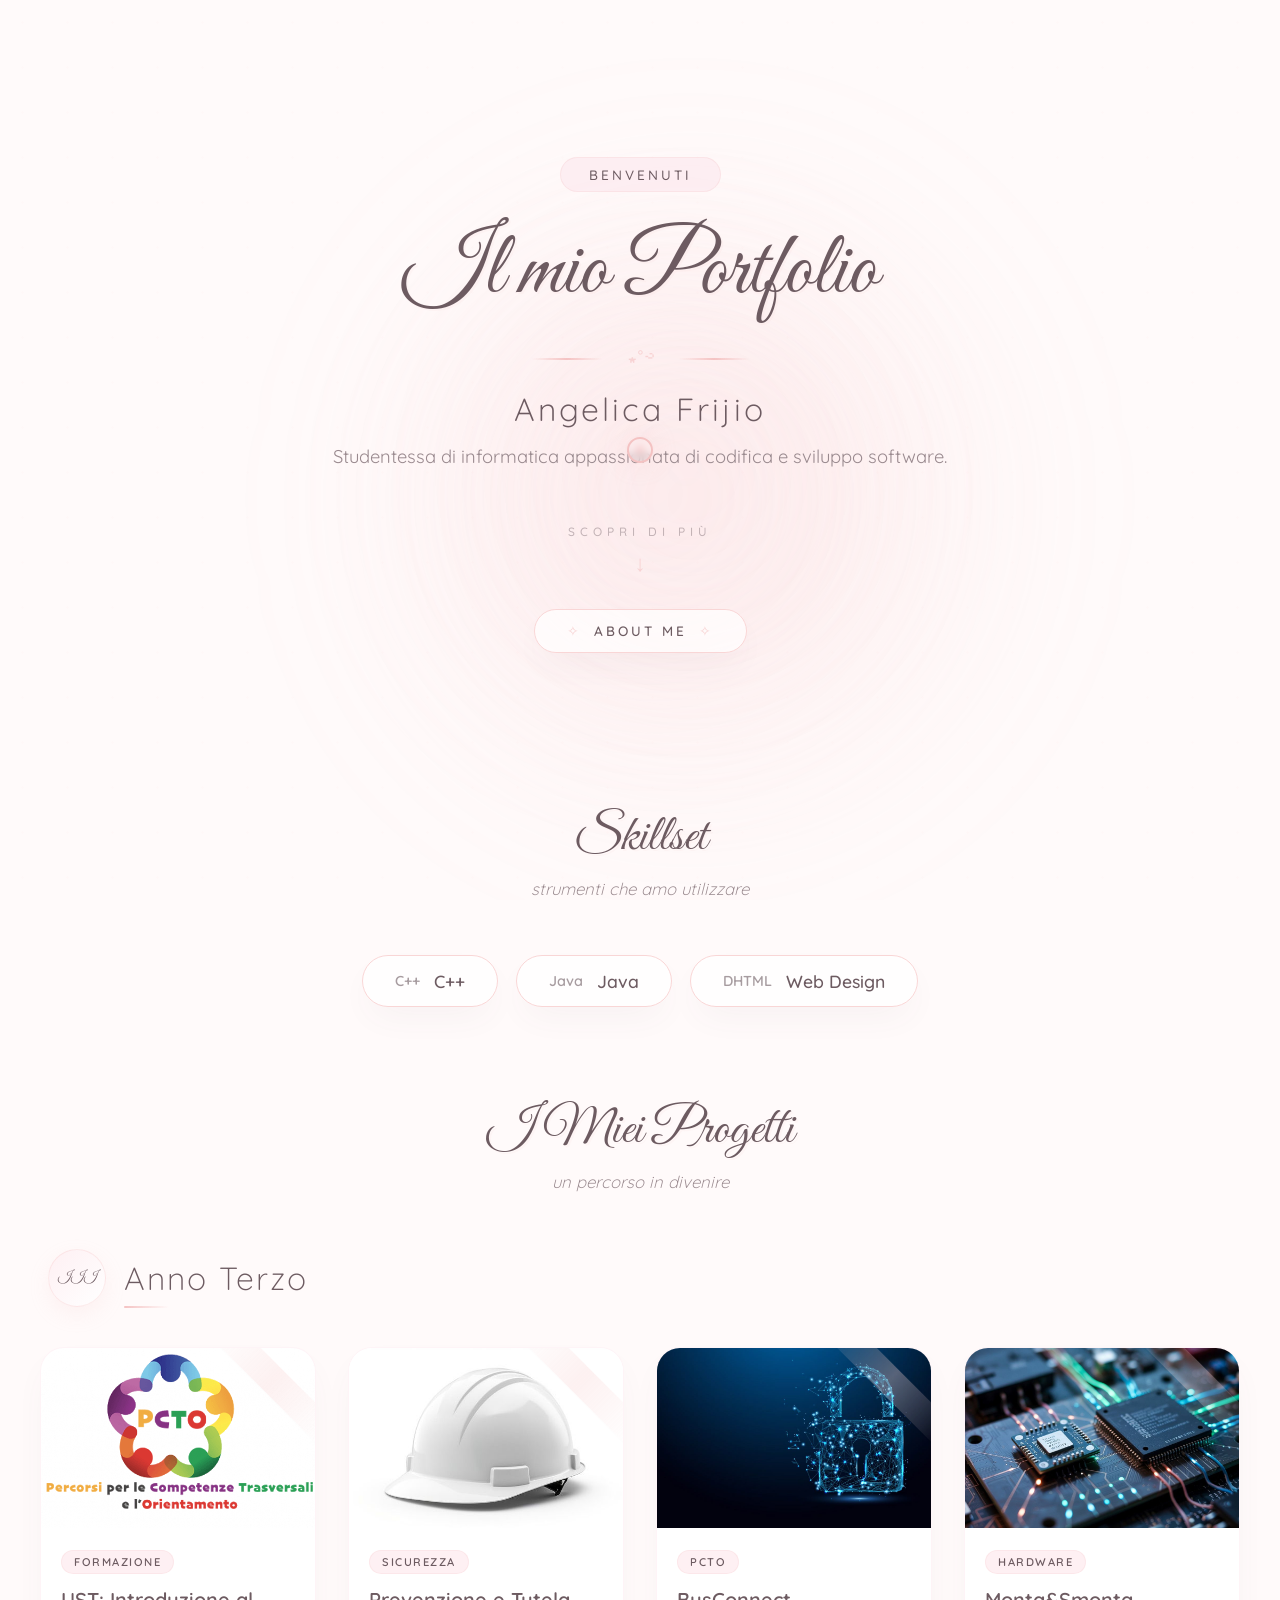
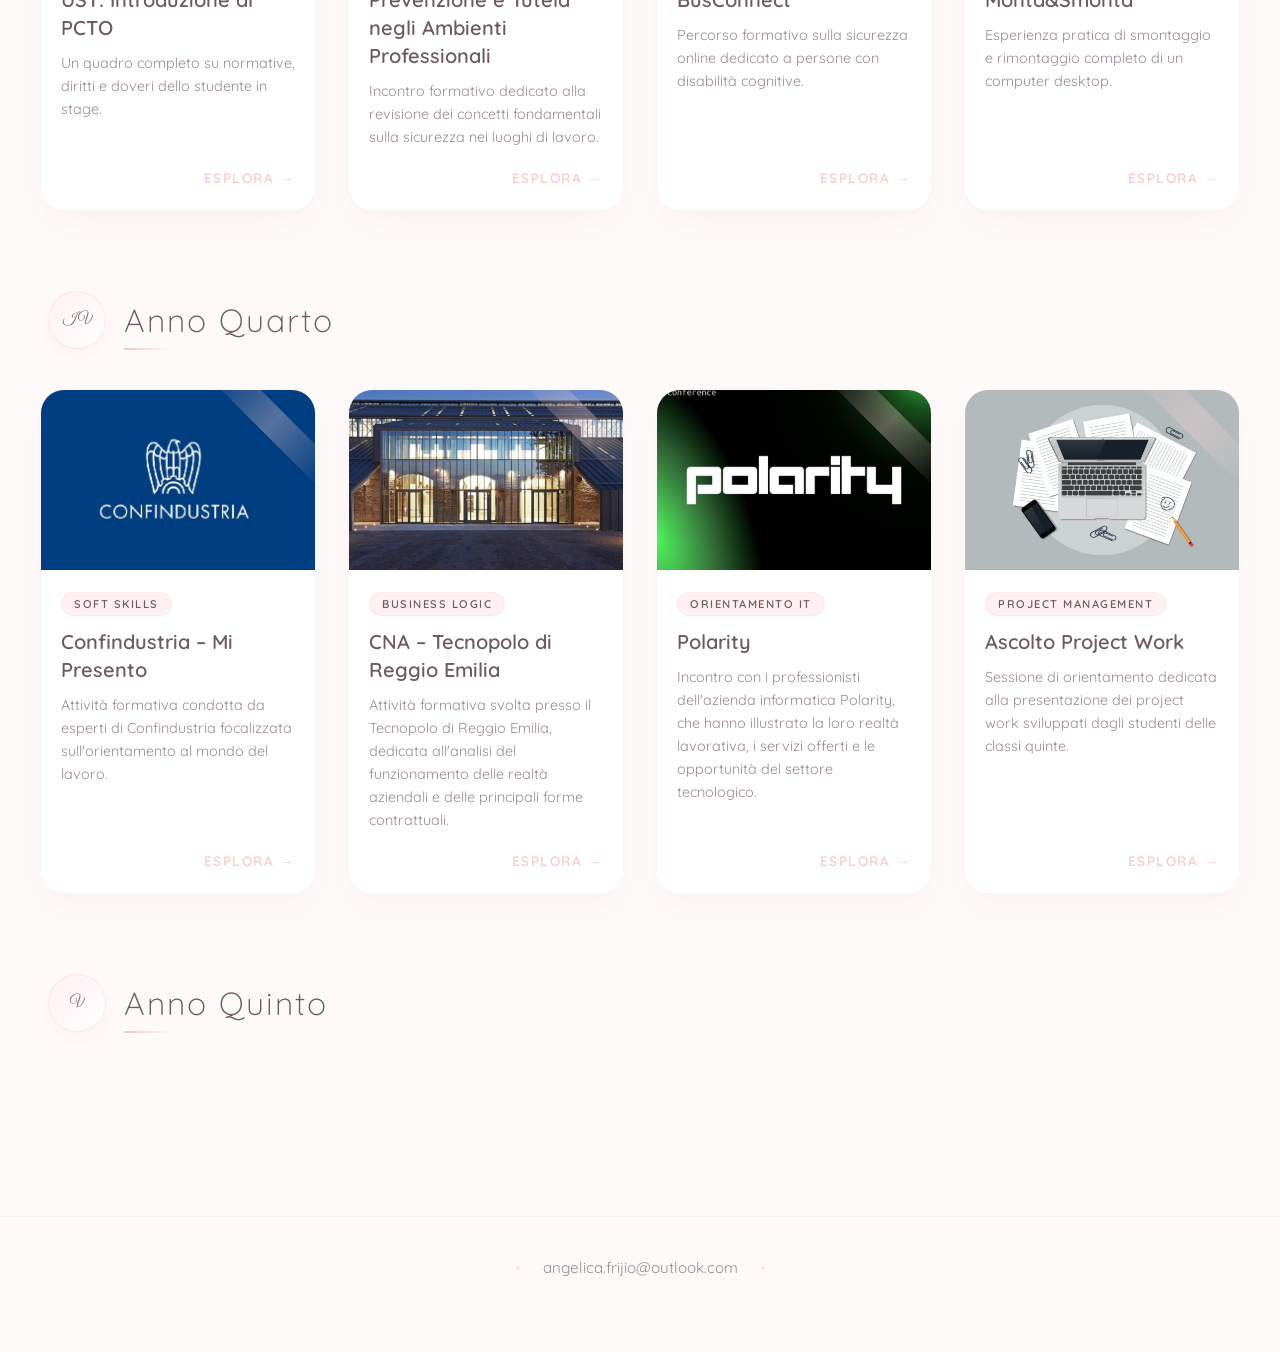
<file: docs/index.html>
<!DOCTYPE html>
<html lang="it">
<head>
    <meta charset="UTF-8">
    <meta name="viewport" content="width=device-width, initial-scale=1.0">
    <title>Portfolio</title>
    <link rel="stylesheet" href="style.css">
    <link href="https://fonts.googleapis.com/css2?family=Great+Vibes&family=Quicksand:wght@300;400;500;600;700&display=swap" rel="stylesheet">
</head>
<body>
    <div class="aura-container">
        <div class="aura aura-1"></div>
        <div class="aura aura-2"></div>
        <div class="aura aura-3"></div>
    </div>
    
    <div class="cursor-main"></div>
    <div class="cursor-trail"></div>

    <div class="decorative-dots"></div>

    <!-- Modal Container -->
    <div class="modal-overlay" id="modalOverlay">
        <div class="modal-container">
            <button class="modal-close" id="modalClose">&times;</button>
            <div class="modal-content" id="modalContent">
                <!-- Contenuto dinamico -->
            </div>
        </div>
    </div>

    <!-- About Modal -->
    <div class="modal-overlay" id="aboutModalOverlay">
        <div class="modal-container about-modal-container">
            <button class="modal-close" id="aboutModalClose">&times;</button>
            <div class="modal-content about-modal-content">
                <div class="about-header">
                    <div class="about-image-wrapper">
                        <img src="immagini/io.jpg" alt="Angelica Frijio" class="about-image">
                    </div>
                    <h3 class="modal-title">Angelica Frijio</h3>
                    <div class="modal-divider"></div>
                </div>
                <div class="about-body">
                    <p class="modal-description">
                        Ciao! Sono una studentessa di informatica con la passione per lo sviluppo software e il web design. 
                        Amo trasformare idee in progetti concreti, unendo creatività e logica per creare esperienze digitali 
                        intuitive ed eleganti. Nel mio percorso di studi ho esplorato diversi linguaggi di programmazione 
                        e strumenti di sviluppo, coltivando una particolare attenzione per i dettagli e l'esperienza utente.
                    </p>
                    <p class="modal-description">
                        Quando non sono immersa nel codice, mi piace scoprire nuove tecnologie, partecipare a progetti 
                        collaborativi e continuare ad ampliare le mie competenze. Credo che l'apprendimento continuo 
                        sia la chiave per crescere in questo settore in continua evoluzione.
                    </p>
                </div>
            </div>
        </div>
    </div>

    <header class="hero fade-in">
        <div class="hero-content">
            <span class="welcome-badge">benvenuti</span>
            <h1 class="coquette-title">Il mio Portfolio</h1>
            <div class="title-decoration">
                <span class="line"></span>
                <span class="bow">⋆˚࿔</span>
                <span class="line"></span>
            </div>
            <h2>Angelica Frijio</h2>
            <p class="hero-subtitle">Studentessa di informatica appassionata di codifica e sviluppo software.</p>
            <div class="scroll-indicator">
                <span class="scroll-text">scopri di più</span>
                <div class="scroll-arrow">↓</div>
            </div>
            <button class="about-me-btn" id="aboutMeBtn">
                <span class="about-btn-icon">✧</span>
                about me
                <span class="about-btn-icon">✧</span>
            </button>
        </div>
    </header>

    

    <main>
        <section id="competenze" class="fade-in">
            <div class="section-header">
                <h2 class="coquette-title">Skillset</h2>
                <p class="section-description">strumenti che amo utilizzare</p>
            </div>
            <div class="skills-container">
                <span class="skill-badge" data-icon="C++">C++</span>
                <span class="skill-badge" data-icon="Java">Java</span>
                <span class="skill-badge" data-icon="DHTML" data-icon="css">Web Design</span>
            </div>
        </section>

        <section id="progetti">
            <div class="section-header fade-in">
                <h2 class="coquette-title">I Miei Progetti</h2>
                <p class="section-description">un percorso in divenire</p>
            </div>
            
            <div class="year-section fade-in">
                <div class="year-header">
                    <span class="year-icon">III</span>
                    <h3 class="year-title">Anno Terzo</h3>
                </div>
                <div class="card-container">
                    <div class="project-card" data-project="pcto1">
                        <div class="card-ribbon"></div>
                        <div class="project-image">
                            <img src="immagini/pcto1.png" alt="Gameboy">
                            <div class="image-overlay"></div>
                        </div>
                        <div class="project-info">
                            <span class="project-tag">Formazione</span>
                            <h4>UST: Introduzione al PCTO</h4>
                            <p>Un quadro completo su normative, diritti e doveri dello studente in stage.</p>
                            <div class="card-footer">
                                <span class="detail-link" data-project="pcto1">esplora →</span>
                            </div>
                        </div>
                    </div>
                    <div class="project-card" data-project="sicurezza">
                        <div class="card-ribbon"></div>
                        <div class="project-image">
                            <img src="immagini/sicurezza.jpg" alt="Interfaccia">
                            <div class="image-overlay"></div>
                        </div>
                        <div class="project-info">
                            <span class="project-tag">Sicurezza</span>
                            <h4>Prevenzione e Tutela negli Ambienti Professionali</h4>
                            <p>Incontro formativo dedicato alla revisione dei concetti fondamentali sulla sicurezza nei luoghi di lavoro.</p>
                            <div class="card-footer">
                                <span class="detail-link" data-project="sicurezza">esplora →</span>
                            </div>
                        </div>
                    </div>
                    <div class="project-card" data-project="pcto">
                        <div class="card-ribbon"></div>
                        <div class="project-image">
                            <img src="immagini/pcto2.jpg" alt="Insegnante">
                            <div class="image-overlay"></div>
                        </div>
                        <div class="project-info">
                            <span class="project-tag">PCTO</span>
                            <h4>BusConnect</h4>
                            <p>Percorso formativo sulla sicurezza online dedicato a persone con disabilità cognitive.</p>
                            <div class="card-footer">
                                <span class="detail-link" data-project="pcto">esplora →</span>
                            </div>
                        </div>
                    </div>
                    <div class="project-card" data-project="ms">
                        <div class="card-ribbon"></div>
                        <div class="project-image">
                            <img src="immagini/ms.jpg" alt="Hardware">
                            <div class="image-overlay"></div>
                        </div>
                        <div class="project-info">
                            <span class="project-tag">Hardware</span>
                            <h4>Monta&Smonta</h4>
                            <p>Esperienza pratica di smontaggio e rimontaggio completo di un computer desktop. </p>
                            <div class="card-footer">
                                <span class="detail-link" data-project="ms">esplora →</span>
                            </div>
                        </div>
                    </div>
                </div>
            </div>

            <div class="year-section fade-in">
                <div class="year-header">
                    <span class="year-icon">IV</span>
                    <h3 class="year-title">Anno Quarto</h3>
                </div>
                <div class="card-container">
                    <div class="project-card" data-project="confindustria">
                        <div class="card-ribbon"></div>
                        <div class="project-image">
                            <img src="immagini/conf.jpg" alt="confindustria">
                            <div class="image-overlay"></div>
                        </div>
                        <div class="project-info">
                            <span class="project-tag">Soft Skills</span>
                            <h4>Confindustria – Mi Presento</h4>
                            <p>Attività formativa condotta da esperti di Confindustria focalizzata sull'orientamento al mondo del lavoro.</p>
                            <div class="card-footer">
                                <span class="detail-link" data-project="tepsit">esplora →</span>
                            </div>
                        </div>
                    </div>
                    <div class="project-card" data-project="na">
                        <div class="card-ribbon"></div>
                        <div class="project-image">
                            <img src="immagini/cna.jpg" alt="CNA">
                            <div class="image-overlay"></div>
                        </div>
                        <div class="project-info">
                            <span class="project-tag">Business Logic</span>
                            <h4>CNA – Tecnopolo di Reggio Emilia</h4>
                            <p>Attività formativa svolta presso il Tecnopolo di Reggio Emilia, dedicata all'analisi del funzionamento delle realtà aziendali e delle principali forme contrattuali.</p>
                            <div class="card-footer">
                                <span class="detail-link" data-project="na">esplora →</span>
                            </div>
                        </div>
                    </div>
                    <div class="project-card" data-project="polarity">
                        <div class="card-ribbon"></div>
                        <div class="project-image">
                            <img src="immagini/polarity.jpg" alt="Polarity">
                            <div class="image-overlay"></div>
                        </div>
                        <div class="project-info">
                            <span class="project-tag">Orientamento IT</span>
                            <h4>Polarity</h4>
                            <p>Incontro con i professionisti dell'azienda informatica Polarity, che hanno illustrato la loro realtà lavorativa, i servizi offerti e le opportunità del settore tecnologico.</p>
                            <div class="card-footer">
                                <span class="detail-link" data-project="polarity">esplora →</span>
                            </div>
                        </div>
                    </div>
                    <div class="project-card" data-project="ascolto">
                        <div class="card-ribbon"></div>
                        <div class="project-image">
                            <img src="immagini/pj.jpg" alt="ProjectWork">
                            <div class="image-overlay"></div>
                        </div>
                        <div class="project-info">
                            <span class="project-tag">Project Management</span>
                            <h4>Ascolto Project Work</h4>
                            <p>Sessione di orientamento dedicata alla presentazione dei project work sviluppati dagli studenti delle classi quinte.</p>
                            <div class="card-footer">
                                <span class="detail-link" data-project="ascolto">esplora →</span>
                            </div>
                        </div>
                    </div>
                    
                </div>
            </div>

            <div class="year-section fade-in">
                <div class="year-header">
                    <span class="year-icon">V</span>
                    <h3 class="year-title">Anno Quinto</h3>
                </div>
                
            </div>
        </section>
    </main>

    <footer class="fade-in">
        <div class="footer-content">
            <span class="footer-symbol">⋆</span>
            <p>angelica.frijio@outlook.com</p>
            <span class="footer-symbol">⋆</span>
        </div>
    </footer>

    <script src="script.js"></script>
</body>
</html>
</file>
<file: docs/style.css>
/* style.css */
:root {
    --bg-color: #fffafa;
    --text-color: #6d5b61;
    --text-light: #9a8a8f;
    --accent-color: #fce4ec;
    --coquette-pink: #f4c2c2;
    --coquette-pink-light: #f9d6d6;
    --coquette-pink-soft: #fef0f3;
    --aura-color-1: rgba(244, 194, 194, 0.5);
    --aura-color-2: rgba(252, 228, 236, 0.4);
    --aura-color-3: rgba(255, 218, 224, 0.3);
    --card-shadow: 0 15px 35px -8px rgba(109, 91, 97, 0.06);
    --card-shadow-hover: 0 30px 50px -12px rgba(244, 194, 194, 0.3);
    --border-radius-card: 24px;
    --border-radius-badge: 40px;
    --modal-bg: rgba(255, 250, 250, 0.98);
    --spacing-section: 6rem;
    --spacing-card: 2rem;
}

* {
    margin: 0;
    padding: 0;
    box-sizing: border-box;
}

body {
    background-color: var(--bg-color);
    color: var(--text-color);
    font-family: 'Quicksand', sans-serif;
    overflow-x: hidden;
    cursor: none;
    position: relative;
    min-height: 100vh;
}

/* ===== MODAL STYLES ===== */
.modal-overlay {
    position: fixed;
    top: 0;
    left: 0;
    width: 100%;
    height: 100%;
    background: rgba(109, 91, 97, 0.3);
    backdrop-filter: blur(12px);
    display: flex;
    align-items: center;
    justify-content: center;
    z-index: 10001;
    opacity: 0;
    visibility: hidden;
    transition: all 0.4s cubic-bezier(0.25, 0.46, 0.45, 0.94);
}

.modal-overlay.active {
    opacity: 1;
    visibility: visible;
}

.modal-container {
    background: var(--modal-bg);
    border-radius: 32px;
    max-width: 560px;
    width: 90%;
    max-height: 75vh;
    overflow-y: auto;
    box-shadow: 0 30px 60px rgba(109, 91, 97, 0.12);
    border: 1px solid rgba(244, 194, 194, 0.25);
    transform: scale(0.92) translateY(20px);
    transition: all 0.45s cubic-bezier(0.34, 1.56, 0.64, 1);
    position: relative;
}

.modal-overlay.active .modal-container {
    transform: scale(1) translateY(0);
}

.modal-close {
    position: absolute;
    top: 18px;
    right: 18px;
    width: 38px;
    height: 38px;
    border-radius: 50%;
    background: white;
    border: 1px solid var(--coquette-pink-light);
    color: var(--text-color);
    font-size: 22px;
    cursor: pointer;
    display: flex;
    align-items: center;
    justify-content: center;
    transition: all 0.3s;
    z-index: 10;
    box-shadow: 0 2px 8px rgba(0,0,0,0.04);
}

.modal-close:hover {
    background: var(--coquette-pink);
    color: white;
    transform: rotate(90deg);
    border-color: var(--coquette-pink);
}

.modal-content {
    padding: 36px;
}

.modal-header {
    margin-bottom: 20px;
}

.modal-tag {
    display: inline-block;
    padding: 5px 16px;
    background: var(--coquette-pink-soft);
    border-radius: 30px;
    font-size: 0.75rem;
    text-transform: uppercase;
    letter-spacing: 2px;
    color: var(--text-color);
    margin-bottom: 16px;
    font-weight: 600;
    border: 1px solid rgba(244, 194, 194, 0.2);
}

.modal-title {
    font-family: 'Great Vibes', cursive;
    font-size: 2.6rem;
    color: var(--text-color);
    margin-bottom: 12px;
    line-height: 1.2;
    font-weight: 400;
}

.modal-divider {
    width: 50px;
    height: 2px;
    background: linear-gradient(90deg, var(--coquette-pink), transparent);
    margin: 18px 0;
}

.modal-description {
    color: var(--text-light);
    line-height: 1.8;
    margin-bottom: 20px;
    font-size: 1rem;
}

.modal-details {
    background: var(--coquette-pink-soft);
    padding: 24px;
    border-radius: 20px;
    margin-top: 16px;
    border: 1px solid rgba(244, 194, 194, 0.15);
}

.modal-details h4 {
    font-size: 1rem;
    font-weight: 600;
    margin-bottom: 16px;
    color: var(--text-color);
    letter-spacing: 0.5px;
}

.modal-details ul {
    list-style: none;
}

.modal-details li {
    padding: 8px 0;
    padding-left: 24px;
    position: relative;
    color: var(--text-light);
    font-size: 0.95rem;
    line-height: 1.5;
}

.modal-details li::before {
    content: "—";
    position: absolute;
    left: 0;
    color: var(--coquette-pink);
    font-weight: 600;
    opacity: 0.8;
}

/* ===== AURA INTERATTIVA ===== */
.aura-container {
    position: fixed;
    top: 0;
    left: 0;
    width: 100%;
    height: 100%;
    pointer-events: none;
    z-index: -1;
    overflow: hidden;
}

.aura {
    position: absolute;
    border-radius: 50%;
    filter: blur(90px);
    opacity: 0.55;
    transition: all 0.3s cubic-bezier(0.25, 0.46, 0.45, 0.94);
    will-change: transform, left, top;
}

.aura-1 {
    width: 700px;
    height: 700px;
    background: radial-gradient(circle, var(--aura-color-1) 0%, transparent 70%);
    animation: floatAura 20s ease-in-out infinite;
}

.aura-2 {
    width: 550px;
    height: 550px;
    background: radial-gradient(circle, var(--aura-color-2) 0%, transparent 70%);
    animation: floatAura 24s ease-in-out infinite reverse;
    opacity: 0.45;
}

.aura-3 {
    width: 450px;
    height: 450px;
    background: radial-gradient(circle, var(--aura-color-3) 0%, transparent 70%);
    animation: floatAura 16s ease-in-out infinite;
    opacity: 0.35;
}

@keyframes floatAura {
    0%, 100% { transform: translate(0, 0) scale(1); }
    33% { transform: translate(1.5%, 1%) scale(1.02); }
    66% { transform: translate(-1%, -1.5%) scale(0.98); }
}

/* ===== CURSORE ===== */
.cursor-main {
    position: fixed;
    width: 26px;
    height: 26px;
    background: transparent;
    border: 2px solid var(--coquette-pink);
    border-radius: 50%;
    pointer-events: none;
    z-index: 10000;
    transition: width 0.3s, height 0.3s, border-color 0.3s, transform 0.15s;
    transform: translate(-50%, -50%);
    backdrop-filter: blur(3px);
    box-shadow: 0 0 25px rgba(244, 194, 194, 0.25);
}

.cursor-trail {
    position: fixed;
    width: 8px;
    height: 8px;
    background: var(--coquette-pink);
    border-radius: 50%;
    pointer-events: none;
    z-index: 9999;
    transform: translate(-50%, -50%);
    opacity: 0.65;
    transition: width 0.3s, height 0.3s, background 0.3s;
    box-shadow: 0 0 18px var(--coquette-pink);
}

/* ===== DECORAZIONI ===== */
.decorative-dots {
    position: fixed;
    top: 0;
    left: 0;
    width: 100%;
    height: 100%;
    pointer-events: none;
    z-index: -2;
    background-image: radial-gradient(var(--coquette-pink) 1.2px, transparent 1.2px);
    background-size: 45px 45px;
    opacity: 0.035;
}

/* ===== HEADER ===== */
.hero {
    min-height: 90vh;
    display: flex;
    flex-direction: column;
    justify-content: center;
    align-items: center;
    text-align: center;
    padding: 2rem;
    position: relative;
}

.hero-content {
    max-width: 750px;
}

.welcome-badge {
    display: inline-block;
    padding: 8px 28px;
    background: rgba(252, 228, 236, 0.5);
    backdrop-filter: blur(8px);
    border-radius: 50px;
    font-size: 0.85rem;
    font-weight: 500;
    margin-bottom: 2rem;
    border: 1px solid rgba(244, 194, 194, 0.25);
    letter-spacing: 3px;
    text-transform: uppercase;
    color: var(--text-color);
}

.coquette-title {
    font-family: 'Great Vibes', cursive;
    font-size: clamp(3.8rem, 12vw, 5.5rem);
    color: var(--text-color);
    margin-bottom: 0.5rem;
    font-weight: 400;
    line-height: 1.1;
    text-shadow: 2px 2px 0 rgba(244, 194, 194, 0.08);
}

.title-decoration {
    display: flex;
    align-items: center;
    justify-content: center;
    gap: 24px;
    margin: 1.5rem 0 1rem;
}

.title-decoration .line {
    width: 70px;
    height: 1.5px;
    background: linear-gradient(90deg, transparent, var(--coquette-pink), transparent);
}

.title-decoration .bow {
    font-size: 1.4rem;
    color: var(--coquette-pink);
    opacity: 0.6;
}

.hero h2 {
    font-size: 2rem;
    font-weight: 350;
    color: var(--text-color);
    margin-bottom: 1rem;
    letter-spacing: 3px;
}

.hero-subtitle {
    font-size: 1.15rem;
    color: var(--text-light);
    margin-bottom: 3.5rem;
    font-weight: 400;
}

.scroll-indicator {
    display: flex;
    flex-direction: column;
    align-items: center;
    gap: 10px;
    opacity: 0.6;
    transition: opacity 0.3s;
}

.scroll-indicator:hover {
    opacity: 1;
}

.scroll-text {
    font-size: 0.75rem;
    text-transform: uppercase;
    letter-spacing: 5px;
    color: var(--text-light);
    font-weight: 500;
}

.scroll-arrow {
    font-size: 1.4rem;
    color: var(--coquette-pink);
    animation: bounce 2s infinite;
}

@keyframes bounce {
    0%, 20%, 50%, 80%, 100% { transform: translateY(0); }
    40% { transform: translateY(-8px); }
    60% { transform: translateY(-4px); }
}

/* ===== MAIN LAYOUT ===== */
main {
    max-width: 1300px;
    margin: 0 auto;
    padding: 0 2.5rem 5rem;
}

/* ===== SEZIONI ===== */
.section-header {
    text-align: center;
    margin-bottom: 3.5rem;
}

.section-header .coquette-title {
    font-size: 3.2rem;
    margin-bottom: 0.75rem;
}

.section-description {
    color: var(--text-light);
    font-style: italic;
    font-size: 1.05rem;
    font-weight: 350;
}

/* ===== SKILLS ===== */
#competenze {
    margin-bottom: var(--spacing-section);
}

.skills-container {
    display: flex;
    flex-wrap: wrap;
    justify-content: center;
    gap: 18px;
    margin-top: 2rem;
}

.skill-badge {
    display: inline-flex;
    align-items: center;
    gap: 10px;
    padding: 14px 32px;
    background: rgba(255, 255, 255, 0.75);
    backdrop-filter: blur(12px);
    border: 1.5px solid var(--coquette-pink-light);
    border-radius: var(--border-radius-badge);
    font-weight: 550;
    font-size: 1.1rem;
    color: var(--text-color);
    transition: all 0.4s cubic-bezier(0.175, 0.885, 0.32, 1.275);
    box-shadow: var(--card-shadow);
    position: relative;
    overflow: hidden;
}

.skill-badge::before {
    content: attr(data-icon);
    font-size: 0.9rem;
    font-weight: 600;
    opacity: 0.6;
    margin-right: 4px;
}

.skill-badge::after {
    content: '';
    position: absolute;
    top: 0;
    left: 0;
    width: 100%;
    height: 100%;
    background: linear-gradient(135deg, transparent 0%, rgba(244, 194, 194, 0.08) 100%);
    opacity: 0;
    transition: opacity 0.4s;
}

.skill-badge:hover {
    transform: translateY(-6px) scale(1.02);
    box-shadow: var(--card-shadow-hover);
    border-color: var(--coquette-pink);
    background: rgba(255, 255, 255, 0.9);
}

.skill-badge:hover::after {
    opacity: 1;
}

/* ===== YEAR SECTIONS ===== */
.year-section {
    margin-bottom: 5rem;
}

.year-section:last-of-type {
    margin-bottom: 0;
}

.year-header {
    display: flex;
    align-items: center;
    gap: 18px;
    margin-bottom: 2.5rem;
    padding-left: 8px;
}

.year-icon {
    font-size: 0.9rem;
    font-weight: 300;
    background: linear-gradient(135deg, var(--coquette-pink-soft), white);
    width: 58px;
    height: 58px;
    display: flex;
    align-items: center;
    justify-content: center;
    border-radius: 50%;
    box-shadow: 0 8px 20px rgba(244, 194, 194, 0.15);
    color: var(--text-color);
    font-family: 'Great Vibes', cursive;
    border: 1px solid rgba(244, 194, 194, 0.3);
}

.year-title {
    font-size: 2rem;
    font-weight: 320;
    color: var(--text-color);
    letter-spacing: 2px;
    position: relative;
}

.year-title::after {
    content: '';
    position: absolute;
    bottom: -10px;
    left: 0;
    width: 45px;
    height: 2px;
    background: linear-gradient(90deg, var(--coquette-pink), transparent);
    border-radius: 3px;
}

/* ===== CARDS ===== */
.card-container {
    display: grid;
    grid-template-columns: 1fr;
    gap: 32px;
}

@media (min-width: 700px) {
    .card-container {
        grid-template-columns: repeat(2, 1fr);
    }
}

@media (min-width: 1100px) {
    .card-container {
        grid-template-columns: repeat(4, 1fr);
    }
}

.project-card {
    background: rgba(255, 255, 255, 0.85);
    backdrop-filter: blur(12px);
    border-radius: var(--border-radius-card);
    overflow: hidden;
    box-shadow: var(--card-shadow);
    border: 1px solid rgba(252, 228, 236, 0.4);
    transition: all 0.5s cubic-bezier(0.175, 0.885, 0.32, 1.275);
    position: relative;
    cursor: pointer;
    display: flex;
    flex-direction: column;
    height: 100%;
}

.card-ribbon {
    position: absolute;
    top: 18px;
    right: -38px;
    width: 160px;
    height: 28px;
    background: linear-gradient(90deg, transparent, var(--coquette-pink-light), transparent);
    transform: rotate(45deg);
    z-index: 2;
    opacity: 0.35;
    box-shadow: 0 2px 5px rgba(0,0,0,0.02);
}

.project-card:hover {
    transform: translateY(-10px) scale(1.01);
    box-shadow: var(--card-shadow-hover);
    border-color: rgba(244, 194, 194, 0.6);
    background: rgba(255, 255, 255, 0.95);
}

.project-image {
    width: 100%;
    height: 180px;
    overflow: hidden;
    position: relative;
    flex-shrink: 0;
}

.project-image img {
    width: 100%;
    height: 100%;
    object-fit: cover;
    transition: transform 0.7s ease;
}

.image-overlay {
    position: absolute;
    top: 0;
    left: 0;
    width: 100%;
    height: 100%;
    background: linear-gradient(to bottom, transparent 40%, rgba(244, 194, 194, 0.1) 100%);
    opacity: 0;
    transition: opacity 0.5s;
}

.project-card:hover .project-image img {
    transform: scale(1.06);
}

.project-card:hover .image-overlay {
    opacity: 1;
}

.project-info {
    padding: 22px 20px 24px;
    display: flex;
    flex-direction: column;
    flex-grow: 1;
}

.project-tag {
    display: inline-block;
    padding: 4px 12px;
    background: var(--coquette-pink-soft);
    border-radius: 30px;
    font-size: 0.7rem;
    text-transform: uppercase;
    letter-spacing: 1.5px;
    color: var(--text-color);
    margin-bottom: 12px;
    font-weight: 600;
    align-self: flex-start;
    border: 1px solid rgba(244, 194, 194, 0.2);
}

.project-info h4 {
    margin-bottom: 10px;
    color: var(--text-color);
    font-family: 'Quicksand', sans-serif;
    font-weight: 600;
    font-size: 1.25rem;
    line-height: 1.4;
}

.project-info p {
    color: var(--text-light);
    line-height: 1.6;
    margin-bottom: 20px;
    font-size: 0.9rem;
    flex-grow: 1;
}

.card-footer {
    display: flex;
    justify-content: flex-end;
    margin-top: auto;
}

.detail-link {
    color: var(--coquette-pink);
    font-weight: 600;
    font-size: 0.85rem;
    letter-spacing: 1.5px;
    transition: transform 0.3s, letter-spacing 0.3s;
    cursor: pointer;
    text-transform: uppercase;
    opacity: 0.85;
}

.project-card:hover .detail-link {
    transform: translateX(6px);
    letter-spacing: 2.5px;
    opacity: 1;
}

/* ===== FOOTER ===== */
footer {
    text-align: center;
    padding: 2.5rem 2rem;
    margin-top: 4rem;
    border-top: 1px solid rgba(244, 194, 194, 0.15);
}

.footer-content {
    display: flex;
    align-items: center;
    justify-content: center;
    gap: 20px;
    color: var(--text-light);
    font-size: 0.95rem;
}

.footer-symbol {
    font-size: 1rem;
    opacity: 0.4;
    color: var(--coquette-pink);
    animation: pulse 3s infinite;
}

@keyframes pulse {
    0%, 100% { opacity: 0.25; transform: scale(1); }
    50% { opacity: 0.55; transform: scale(1.1); }
}

/* ===== ANIMAZIONI ===== */
.fade-in { 
    opacity: 0; 
    transform: translateY(35px); 
    transition: opacity 0.8s cubic-bezier(0.25, 0.46, 0.45, 0.94), 
                transform 0.8s cubic-bezier(0.25, 0.46, 0.45, 0.94); 
    will-change: opacity, transform;
}

.fade-in.visible { 
    opacity: 1; 
    transform: translateY(0); 
}

/* ===== MODAL SCROLLBAR ===== */
.modal-container::-webkit-scrollbar {
    width: 5px;
}

.modal-container::-webkit-scrollbar-track {
    background: transparent;
    margin: 20px 0;
}

.modal-container::-webkit-scrollbar-thumb {
    background: var(--coquette-pink-light);
    border-radius: 20px;
}

.modal-container::-webkit-scrollbar-thumb:hover {
    background: var(--coquette-pink);
}
/* ===== ABOUT ME BUTTON ===== */
.about-me-btn {
    display: inline-flex;
    align-items: center;
    gap: 12px;
    margin-top: 2rem;
    padding: 12px 32px;
    background: rgba(255, 255, 255, 0.7);
    backdrop-filter: blur(10px);
    border: 1.5px solid var(--coquette-pink-light);
    border-radius: var(--border-radius-badge);
    color: var(--text-color);
    font-family: 'Quicksand', sans-serif;
    font-size: 0.85rem;
    font-weight: 550;
    text-transform: uppercase;
    letter-spacing: 3px;
    cursor: pointer;
    transition: all 0.4s cubic-bezier(0.175, 0.885, 0.32, 1.275);
    box-shadow: var(--card-shadow);
    position: relative;
    overflow: hidden;
    z-index: 1;
}

.about-me-btn::before {
    content: '';
    position: absolute;
    top: 0;
    left: 0;
    width: 100%;
    height: 100%;
    background: linear-gradient(135deg, transparent 0%, rgba(244, 194, 194, 0.1) 100%);
    opacity: 0;
    transition: opacity 0.4s;
    z-index: -1;
}

.about-me-btn:hover {
    transform: translateY(-4px) scale(1.03);
    box-shadow: var(--card-shadow-hover);
    border-color: var(--coquette-pink);
    background: rgba(255, 255, 255, 0.9);
    letter-spacing: 4px;
}

.about-me-btn:hover::before {
    opacity: 1;
}

.about-btn-icon {
    font-size: 0.9rem;
    color: var(--coquette-pink);
    opacity: 0.7;
    transition: all 0.4s;
}

.about-me-btn:hover .about-btn-icon {
    opacity: 1;
    transform: rotate(180deg);
}

/* ===== ABOUT MODAL SPECIFIC ===== */
.about-modal-container {
    max-width: 520px;
}

.about-modal-content {
    padding: 40px 36px;
    text-align: center;
}

.about-header {
    margin-bottom: 24px;
}

.about-image-wrapper {
    width: 140px;
    height: 140px;
    margin: 0 auto 20px;
    border-radius: 24px;
    overflow: hidden;
    box-shadow: 0 15px 35px rgba(244, 194, 194, 0.25);
    border: 2px solid rgba(244, 194, 194, 0.3);
    transition: all 0.4s cubic-bezier(0.175, 0.885, 0.32, 1.275);
}

.about-image-wrapper:hover {
    transform: scale(1.03);
    box-shadow: 0 20px 45px rgba(244, 194, 194, 0.35);
}

.about-image {
    width: 100%;
    height: 100%;
    object-fit: cover;
    transition: transform 0.7s ease;
}

.about-image-wrapper:hover .about-image {
    transform: scale(1.08);
}

.about-body .modal-description {
    text-align: left;
    font-size: 0.95rem;
}

.about-body .modal-description + .modal-description {
    margin-top: 12px;
}
</file>
